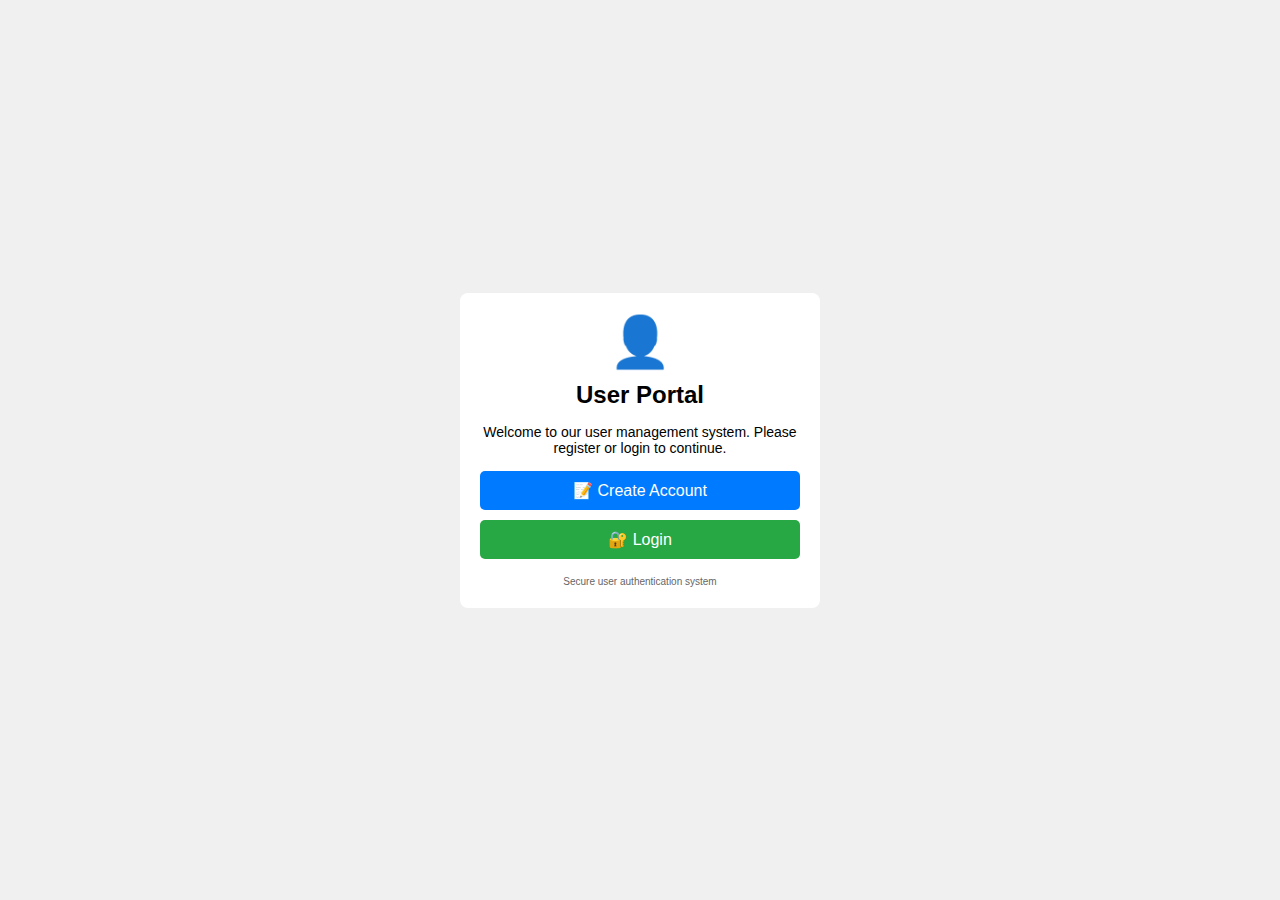
<file: home.html>
<!DOCTYPE html>
<html lang="en">
<head>
    <meta charset="UTF-8">
    <meta name="viewport" content="width=device-width, initial-scale=1.0">
    <title>User Portal - Home</title>
    <link rel="stylesheet" href="home.css">
</head>
<body>
    <div class="container">
        <div class="portal-card">
            <div class="logo">
                <div class="icon">👤</div>
                <h1>User Portal</h1>
            </div>
            <p class="welcome-text">
                Welcome to our user management system. Please register or login to continue.
            </p>
            <div class="button-container">
                <a href="register.html">📝 Create Account</a>
                <a href="login.html">🔐 Login</a>
            </div>
            <div class="footer">
                <small>Secure user authentication system</small>
            </div>
        </div>
    </div>
</body>
</html>
</file>
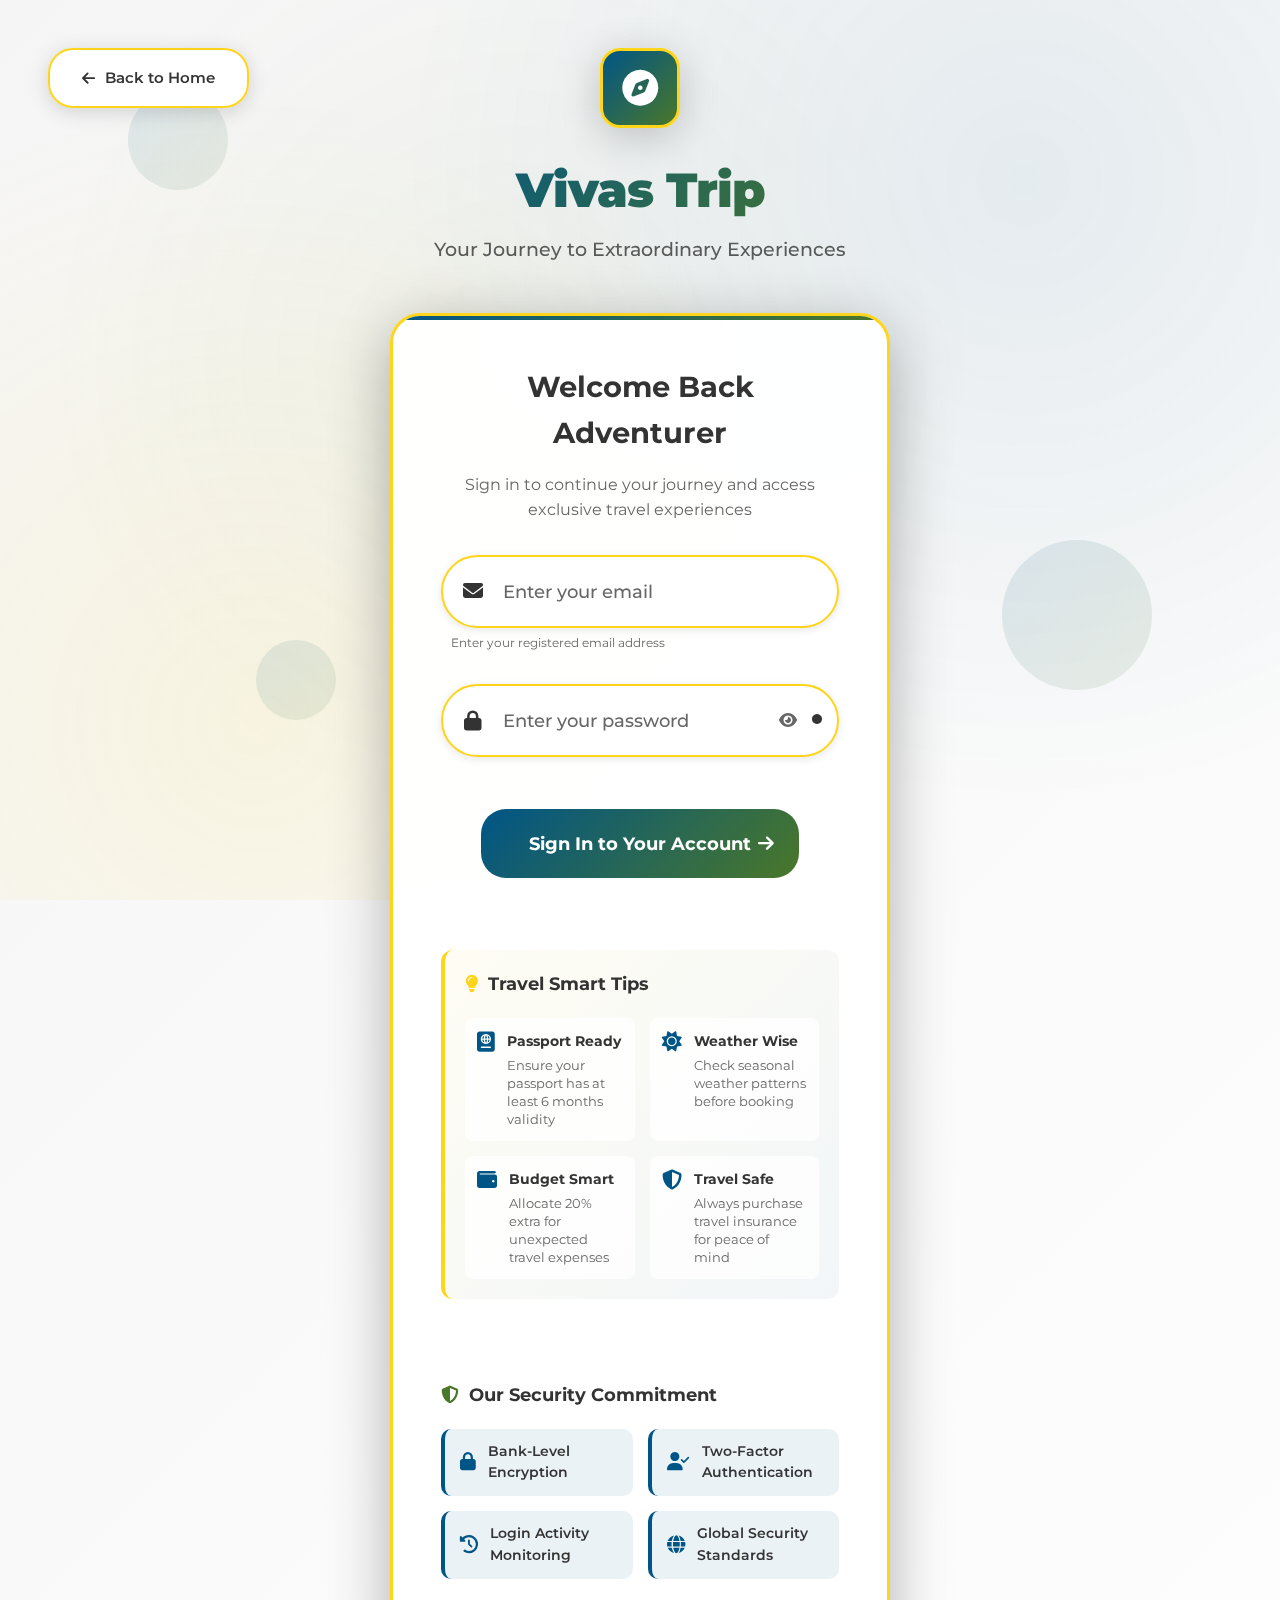
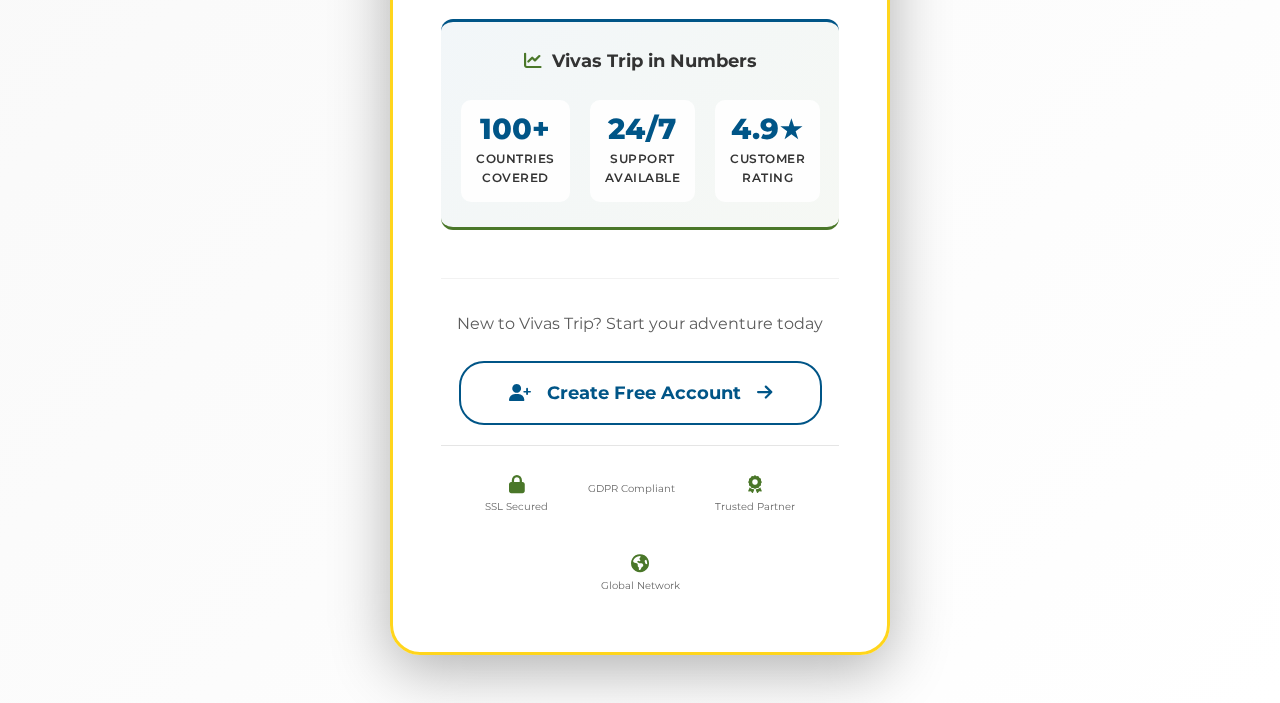
<file: login.html>
<!DOCTYPE html>
<html lang="en">
<head>
    <meta charset="UTF-8">
    <meta name="viewport" content="width=device-width, initial-scale=1.0">
    <title>Vivas Trip | Login - Adventure Awaits</title>
    <link rel="stylesheet" href="login.css">
    <link href="https://fonts.googleapis.com/css2?family=Montserrat:wght@400;500;600;700;800;900&display=swap" rel="stylesheet">
    <link rel="stylesheet" href="https://cdnjs.cloudflare.com/ajax/libs/font-awesome/6.4.0/css/all.min.css">
</head>
<body class="light-mode">

    
    <!-- Animated Background -->
    <div class="login-bg">
        <div class="bg-pattern"></div>
        <div class="floating-element floating-1"></div>
        <div class="floating-element floating-2"></div>
        <div class="floating-element floating-3"></div>
    </div>
    
    <!-- Back to Home -->
    <a href="dummy/index.html" class="back-home">
        <i class="fas fa-arrow-left"></i>
        Back to Home
    </a>
    
    <!-- Main Container -->
    <div class="container">
        <div class="form-container">
            <!-- Brand Header -->
            <div class="brand-header">
                <div class="logo">
                    <i class="fas fa-compass"></i>
                </div>
                <h1 class="gradient-text">Vivas Trip</h1>
                <p>Your Journey to Extraordinary Experiences</p>
            </div>
            
            <!-- Login Card -->
            <div class="login-card premium-card">
                <!-- Welcome Message -->
                <div class="welcome-message">
                    <h2>Welcome Back Adventurer</h2>
                    <p>Sign in to continue your journey and access exclusive travel experiences</p>
                </div>
                
                <!-- Login Form -->
                <form action="login.php" method="POST" class="login-form" id="loginForm">
                    <!-- Email Input -->
                    <div class="form-group">
                        <div class="input-wrapper">
                            <div class="input-icon">
                                <i class="fas fa-envelope"></i>
                            </div>
                            <input type="email" id="username" name="username" placeholder="Enter your email" required>
                            <div class="input-valid-icon">
                                <i class="fas fa-check-circle"></i>
                            </div>
                        </div>
                        <div class="input-hint" id="emailHint">Enter your registered email address</div>
                    </div>
                    
                    <!-- Password Input -->
                    <div class="form-group">
                        <div class="input-wrapper">
                            <div class="input-icon">
                                <i class="fas fa-lock"></i>
                            </div>
                            <input type="password" id="password" name="password" placeholder="Enter your password" required>
                            <div class="password-actions">
                                <span class="password-toggle" id="passwordToggle">
                                    <i class="fas fa-eye"></i>
                                </span>
                                <span class="password-strength-indicator" id="passwordStrength">
                                    <i class="fas fa-circle"></i>
                                </span>
                            </div>
                        </div>
                        
                        <!-- Password Strength Preview -->
                        <div class="password-preview" id="passwordPreview">
                            <div class="preview-header">
                                <span>Password Security Check</span>
                                <span class="preview-score" id="previewScore">0%</span>
                            </div>
                            <div class="preview-bars">
                                <div class="preview-bar" id="previewBar1"></div>
                                <div class="preview-bar" id="previewBar2"></div>
                                <div class="preview-bar" id="previewBar3"></div>
                                <div class="preview-bar" id="previewBar4"></div>
                            </div>
                            <div class="preview-hint" id="previewHint">
                                <i class="fas fa-info-circle"></i>
                                <span>Password must be at least 8 characters</span>
                            </div>
                        </div>
                    </div>  

                    
                    <!-- Login Attempts Warning -->
                    <div class="attempts-warning" id="attemptsWarning">
                        <i class="fas fa-exclamation-triangle"></i>
                        <span>Multiple failed attempts may temporarily lock your account</span>
                    </div>
                    
                    <!-- Submit Button -->
                    <button type="submit" class="login-btn primary-btn" id="loginBtn">
                        <span class="btn-text">Sign In to Your Account</span>
                        <span class="btn-loading" id="btnLoading">
                            <i class="fas fa-spinner fa-spin"></i>
                            Signing In...
                        </span>
                        <i class="fas fa-arrow-right btn-icon"></i>
                    </button>
                    
                    <!-- Divider Removed -->
                    
                    <!-- Informative Section - Travel Tips -->
                    <div class="info-section">
                        <h4><i class="fas fa-lightbulb"></i> Travel Smart Tips</h4>
                        <div class="tips-grid">
                            <div class="tip-item">
                                <i class="fas fa-passport"></i>
                                <div>
                                    <h5>Passport Ready</h5>
                                    <p>Ensure your passport has at least 6 months validity</p>
                                </div>
                            </div>
                            <div class="tip-item">
                                <i class="fas fa-sun"></i>
                                <div>
                                    <h5>Weather Wise</h5>
                                    <p>Check seasonal weather patterns before booking</p>
                                </div>
                            </div>
                            <div class="tip-item">
                                <i class="fas fa-wallet"></i>
                                <div>
                                    <h5>Budget Smart</h5>
                                    <p>Allocate 20% extra for unexpected travel expenses</p>
                                </div>
                            </div>
                            <div class="tip-item">
                                <i class="fas fa-shield-alt"></i>
                                <div>
                                    <h5>Travel Safe</h5>
                                    <p>Always purchase travel insurance for peace of mind</p>
                                </div>
                            </div>
                        </div>
                    </div>
                    
                    <!-- Security Features -->
                    <div class="security-features">
                        <h4><i class="fas fa-shield-alt"></i> Our Security Commitment</h4>
                        <div class="features-grid">
                            <div class="feature">
                                <i class="fas fa-lock"></i>
                                <span>Bank-Level Encryption</span>
                            </div>
                            <div class="feature">
                                <i class="fas fa-user-check"></i>
                                <span>Two-Factor Authentication</span>
                            </div>
                            <div class="feature">
                                <i class="fas fa-history"></i>
                                <span>Login Activity Monitoring</span>
                            </div>
                            <div class="feature">
                                <i class="fas fa-globe"></i>
                                <span>Global Security Standards</span>
                            </div>
                        </div>
                    </div>
                </form>
                
                <!-- Informative Stats -->
                <div class="stats-section">
                    <h4><i class="fas fa-chart-line"></i> Vivas Trip in Numbers</h4>
                    <div class="stats-grid">
          
                        <div class="stat">
                            <div class="stat-number">100+</div>
                            <div class="stat-label">Countries Covered</div>
                        </div>
                        <div class="stat">
                            <div class="stat-number">24/7</div>
                            <div class="stat-label">Support Available</div>
                        </div>
                        <div class="stat">
                            <div class="stat-number">4.9★</div>
                            <div class="stat-label">Customer Rating</div>
                        </div>
                    </div>
                </div>
                
                <!-- Register Link -->
                <div class="register-link">
                    <p>New to Vivas Trip? Start your adventure today</p>
                    <a href="register.html" class="register-cta">
                        <i class="fas fa-user-plus"></i>
                        <span>Create Free Account</span>
                        <i class="fas fa-arrow-right"></i>
                    </a>
                </div>
                
                <!-- Trust Badges -->
                <div class="trust-badges">
                    <div class="badge">
                        <i class="fas fa-lock"></i>
                        <span>SSL Secured</span>
                    </div>
                    <div class="badge">
                        <i class="fas fa-shield-check"></i>
                        <span>GDPR Compliant</span>
                    </div>
                    <div class="badge">
                        <i class="fas fa-award"></i>
                        <span>Trusted Partner</span>
                    </div>
                    <div class="badge">
                        <i class="fas fa-globe-americas"></i>
                        <span>Global Network</span>
                    </div>
                </div>
            </div>
        </div>
    </div>
    
    <!-- Notification Container -->
    <div class="notification-container" id="notificationContainer"></div>
    
    <!-- Loading Overlay -->
    <div class="loading-overlay" id="loadingOverlay">
        <div class="loading-content">
            <div class="loading-spinner">
                <i class="fas fa-compass fa-spin"></i>
            </div>
            <h3>Signing You In</h3>
            <p>Accessing your Vivas Trip account...</p>
            <div class="loading-progress">
                <div class="progress-bar" id="progressBar"></div>
            </div>
        </div>
    </div>
    
    <!-- Security Modal -->
    <div class="modal-overlay" id="securityModal">
        <div class="modal">
            <div class="modal-header">
                <h3><i class="fas fa-shield-alt"></i> Security Notice</h3>
                <button class="modal-close" id="closeSecurityModal">&times;</button>
            </div>
            <div class="modal-body">
                <div class="security-alert">
                    <i class="fas fa-exclamation-triangle"></i>
                    <p>For your security, please ensure:</p>
                    <ul>
                        <li>You're using a secure, private network</li>
                        <li>Your password is strong and unique</li>
                        <li>Two-factor authentication is enabled</li>
                        <li>You're logging in from a trusted device</li>
                    </ul>
                </div>
            </div>
            <div class="modal-footer">
                <button class="modal-btn" id="dismissSecurity">I Understand</button>
            </div>
        </div>
    </div>

    <!-- JavaScript -->
    <script src="login.js"></script>
</body>
</html>
</file>
<file: home.css>
* {
    margin: 0;
    padding: 0;
    box-sizing: border-box;
}

body {
    font-family: Arial, sans-serif;
    display: flex;
    justify-content: center;
    align-items: center;
    height: 100vh;
    background: #f0f0f0;
}

.container {
    width: 100%;
    max-width: 400px;
    padding: 20px;
}

.portal-card {
    background: #fff;
    padding: 20px;
    border-radius: 8px;
    text-align: center;
}

.logo .icon {
    font-size: 50px;
}

.logo h1 {
    font-size: 24px;
    margin-top: 10px;
}

.welcome-text {
    font-size: 14px;
    margin: 15px 0;
}

.button-container a {
    display: block;
    padding: 10px;
    margin: 10px 0;
    text-decoration: none;
    color: #fff;
    background: #007bff;
    border-radius: 5px;
}

.button-container a:last-child {
    background: #28a745; 
}

.footer {
    font-size: 12px;
    color: #666;
    margin-top: 15px;
}
</file>
<file: login.css>
/* ======================
   LOGIN PAGE STYLES - VIVAS TRIP
   ====================== */

/* CSS Variables */
:root {
    /* National Geographic Color Palette */
    --natgeo-yellow: #FFD51C;
    --natgeo-yellow-light: #FFE582;
    --natgeo-yellow-dark: #E6C019;
    --natgeo-black: #000000;
    --natgeo-white: #FFFFFF;
    --natgeo-dark-gray: #333333;
    --natgeo-medium-gray: #666666;
    --natgeo-light-gray: #F5F5F5;
    --natgeo-earth-green: #4A7729;
    --natgeo-earth-green-light: #5A8A38;
    --natgeo-earth-green-dark: #3A6520;
    --natgeo-ocean-blue: #005587;
    --natgeo-ocean-blue-light: #0066A0;
    --natgeo-ocean-blue-dark: #00446E;
    --natgeo-sand-beige: #D6C6A8;
    --natgeo-sand-beige-light: #E6D9C1;
    --natgeo-rust-red: #A23C26;
    
    /* Theme Colors */
    --primary: var(--natgeo-yellow);
    --secondary: var(--natgeo-ocean-blue);
    --accent: var(--natgeo-earth-green);
    --danger: var(--natgeo-rust-red);
    --neutral: var(--natgeo-sand-beige);
    
    /* Spacing */
    --space-xs: 0.5rem;
    --space-sm: 1rem;
    --space-md: 1.5rem;
    --space-lg: 2rem;
    --space-xl: 3rem;
    
    /* Shadows */
    --shadow-sm: 0 2px 8px rgba(0, 0, 0, 0.1);
    --shadow-md: 0 4px 20px rgba(0, 0, 0, 0.15);
    --shadow-lg: 0 8px 40px rgba(0, 0, 0, 0.2);
    --shadow-xl: 0 15px 60px rgba(0, 0, 0, 0.3);
    
    /* Borders */
    --border-radius-lg: 30px;
    --border-radius-md: 20px;
    --border-radius-sm: 12px;
    --border-radius-xs: 8px;
    
    /* Transitions */
    --transition-smooth: all 0.4s cubic-bezier(0.4, 0, 0.2, 1);
    --transition-fast: all 0.2s ease;
    
    /* Glass Effects */
    --glass-bg: rgba(255, 255, 255, 0.95);
    --glass-bg-dark: rgba(30, 30, 30, 0.95);
    --blur-effect: blur(25px);
    
    /* Gradients */
    --gradient-brand: linear-gradient(135deg, var(--natgeo-ocean-blue), var(--natgeo-earth-green));
    --gradient-brand-light: linear-gradient(135deg, var(--natgeo-ocean-blue-light), var(--natgeo-earth-green-light));
    --gradient-sunset: linear-gradient(135deg, var(--natgeo-yellow), var(--natgeo-rust-red));
    --gradient-ocean: linear-gradient(135deg, var(--natgeo-ocean-blue), #0088CC);
}

/* Dark Mode Variables */
.dark-mode {
    --glass-bg: rgba(30, 30, 30, 0.95);
    --glass-bg-dark: rgba(20, 20, 20, 0.95);
}

/* Base Styles */
* {
    margin: 0;
    padding: 0;
    box-sizing: border-box;
}

html {
    scroll-behavior: smooth;
}

body {
    font-family: 'Montserrat', system-ui, -apple-system, BlinkMacSystemFont, 'Segoe UI', Roboto, sans-serif;
    line-height: 1.6;
    min-height: 100vh;
    color: var(--natgeo-dark-gray);
    position: relative;
    overflow-x: hidden;
    transition: background-color 0.5s cubic-bezier(0.4, 0, 0.2, 1), color 0.5s cubic-bezier(0.4, 0, 0.2, 1);
    background: linear-gradient(135deg, var(--natgeo-light-gray) 0%, #ffffff 100%);
}

body.dark-mode {
    background: linear-gradient(135deg, #121212 0%, #1a1a1a 100%);
    color: #E0E0E0;
}

/* Background Pattern */
.login-bg {
    position: fixed;
    top: 0;
    left: 0;
    width: 100%;
    height: 100%;
    z-index: -1;
    pointer-events: none;
}

.bg-pattern {
    position: absolute;
    top: 0;
    left: 0;
    width: 100%;
    height: 100%;
    background: 
        radial-gradient(circle at 20% 80%, rgba(255, 213, 28, 0.1) 0%, transparent 50%),
        radial-gradient(circle at 80% 20%, rgba(0, 85, 135, 0.08) 0%, transparent 50%),
        radial-gradient(circle at 40% 40%, rgba(74, 119, 41, 0.05) 0%, transparent 50%);
    animation: gradientShift 20s ease infinite alternate;
}

.dark-mode .bg-pattern {
    background: 
        radial-gradient(circle at 20% 80%, rgba(255, 213, 28, 0.05) 0%, transparent 50%),
        radial-gradient(circle at 80% 20%, rgba(0, 85, 135, 0.08) 0%, transparent 50%),
        radial-gradient(circle at 40% 40%, rgba(74, 119, 41, 0.03) 0%, transparent 50%);
}

@keyframes gradientShift {
    0% { opacity: 0.5; }
    100% { opacity: 1; }
}

/* Floating Elements */
.floating-element {
    position: absolute;
    border-radius: 50%;
    background: var(--gradient-brand);
    opacity: 0.1;
    animation: floatParticle 20s infinite linear;
}

.floating-1 {
    width: 100px;
    height: 100px;
    top: 10%;
    left: 10%;
    animation-delay: 0s;
}

.floating-2 {
    width: 150px;
    height: 150px;
    top: 60%;
    right: 10%;
    animation-delay: 5s;
}

.floating-3 {
    width: 80px;
    height: 80px;
    bottom: 20%;
    left: 20%;
    animation-delay: 10s;
}

@keyframes floatParticle {
    0% {
        transform: translateY(100vh) rotate(0deg);
        opacity: 0;
    }
    10% {
        opacity: 0.1;
    }
    90% {
        opacity: 0.1;
    }
    100% {
        transform: translateY(-100px) rotate(360deg);
        opacity: 0;
    }
}

/* Theme Toggle */
.theme-toggle {
    position: fixed;
    top: var(--space-xl);
    right: var(--space-xl);
    z-index: 100;
}

.theme-btn {
    width: 50px;
    height: 50px;
    border-radius: 50%;
    background: var(--glass-bg);
    backdrop-filter: var(--blur-effect);
    border: 2px solid var(--natgeo-yellow);
    cursor: pointer;
    display: flex;
    align-items: center;
    justify-content: center;
    font-size: 20px;
    color: var(--natgeo-dark-gray);
    transition: var(--transition-smooth);
    box-shadow: var(--shadow-md);
}

.dark-mode .theme-btn {
    background: var(--glass-bg-dark);
    border-color: var(--natgeo-ocean-blue);
    color: var(--natgeo-white);
}

.theme-btn:hover {
    transform: rotate(180deg) scale(1.1);
    box-shadow: var(--shadow-lg);
}

/* Back Home Link */
.back-home {
    position: absolute;
    top: var(--space-xl);
    left: var(--space-xl);
    display: flex;
    align-items: center;
    gap: 10px;
    color: var(--natgeo-dark-gray);
    text-decoration: none;
    font-size: 15px;
    font-weight: 600;
    padding: var(--space-sm) var(--space-lg);
    background: var(--glass-bg);
    backdrop-filter: var(--blur-effect);
    border-radius: 25px;
    border: 2px solid var(--natgeo-yellow);
    box-shadow: var(--shadow-md);
    transition: var(--transition-smooth);
    z-index: 100;
}

.dark-mode .back-home {
    background: var(--glass-bg-dark);
    color: var(--natgeo-white);
    border-color: var(--natgeo-ocean-blue);
}

.back-home:hover {
    transform: translateY(-3px);
    box-shadow: var(--shadow-lg);
    color: var(--natgeo-ocean-blue);
}

/* Container */
.container {
    min-height: 100vh;
    display: flex;
    align-items: center;
    justify-content: center;
    padding: var(--space-xl);
    position: relative;
}

.form-container {
    width: 100%;
    max-width: 500px;
    margin: 0 auto;
    animation: fadeInUp 0.8s cubic-bezier(0.4, 0, 0.2, 1);
}

@keyframes fadeInUp {
    from {
        opacity: 0;
        transform: translateY(40px) scale(0.95);
    }
    to {
        opacity: 1;
        transform: translateY(0) scale(1);
    }
}

/* Brand Header */
.brand-header {
    text-align: center;
    margin-bottom: var(--space-xl);
}

.logo {
    width: 80px;
    height: 80px;
    margin: 0 auto var(--space-md);
    background: var(--gradient-brand);
    border-radius: 20px;
    display: flex;
    align-items: center;
    justify-content: center;
    box-shadow: var(--shadow-lg);
    position: relative;
    animation: pulse 2s infinite;
    border: 3px solid var(--natgeo-yellow);
}

.dark-mode .logo {
    box-shadow: 0 10px 30px rgba(0, 85, 135, 0.5);
}

.logo i {
    font-size: 36px;
    color: var(--natgeo-white);
}

.brand-header h1 {
    font-size: 3rem;
    font-weight: 900;
    margin-bottom: 5px;
    letter-spacing: -1px;
}

.gradient-text {
    background: var(--gradient-brand);
    -webkit-background-clip: text;
    -webkit-text-fill-color: transparent;
    background-clip: text;
}

.brand-header p {
    color: var(--natgeo-dark-gray);
    font-size: 1.2rem;
    font-weight: 500;
    opacity: 0.8;
}

.dark-mode .brand-header p {
    color: #E0E0E0;
    opacity: 0.7;
}

/* Login Card */
.login-card {
    background: var(--glass-bg);
    backdrop-filter: var(--blur-effect);
    -webkit-backdrop-filter: var(--blur-effect);
    border-radius: var(--border-radius-lg);
    border: 3px solid var(--natgeo-yellow);
    box-shadow: var(--shadow-xl);
    position: relative;
    overflow: hidden;
    padding: var(--space-xl);
}

.dark-mode .login-card {
    background: var(--glass-bg-dark);
    border-color: var(--natgeo-ocean-blue);
}

.premium-card::before {
    content: '';
    position: absolute;
    top: 0;
    left: 0;
    right: 0;
    height: 4px;
    background: var(--gradient-brand);
    border-radius: var(--border-radius-lg) var(--border-radius-lg) 0 0;
}

/* Welcome Message */
.welcome-message {
    text-align: center;
    margin-bottom: var(--space-lg);
}

.welcome-message h2 {
    font-size: 1.8rem;
    font-weight: 700;
    margin-bottom: var(--space-sm);
    color: var(--natgeo-dark-gray);
}

.dark-mode .welcome-message h2 {
    color: #E0E0E0;
}

.welcome-message p {
    color: var(--natgeo-medium-gray);
    font-size: 1rem;
}

.dark-mode .welcome-message p {
    color: #AAA;
}

/* Form Styles */
.login-form {
    display: flex;
    flex-direction: column;
    gap: var(--space-lg);
}

/* Form Group */
.form-group {
    position: relative;
}

/* Input Wrapper */
.input-wrapper {
    position: relative;
    display: flex;
    align-items: center;
    background: var(--natgeo-white);
    border-radius: 50px;
    border: 2px solid var(--natgeo-yellow);
    transition: var(--transition-smooth);
    overflow: hidden;
    box-shadow: var(--shadow-sm);
}

.dark-mode .input-wrapper {
    background: #1E1E1E;
    border-color: var(--natgeo-ocean-blue);
}

.input-wrapper.focused {
    border-color: var(--natgeo-ocean-blue);
    box-shadow: 0 0 0 3px rgba(0, 85, 135, 0.15);
    transform: translateY(-3px);
}

.input-wrapper.valid {
    border-color: var(--natgeo-earth-green);
}

.input-wrapper.invalid {
    border-color: var(--natgeo-rust-red);
}

.input-wrapper.secure {
    border-color: var(--natgeo-earth-green);
    box-shadow: 0 0 0 2px rgba(74, 119, 41, 0.1);
}

.input-wrapper.insecure {
    border-color: var(--natgeo-rust-red);
}

/* Input Icon */
.input-icon {
    width: 60px;
    height: 60px;
    display: flex;
    align-items: center;
    justify-content: center;
    color: var(--natgeo-dark-gray);
    font-size: 20px;
    transition: var(--transition-fast);
}

.dark-mode .input-icon {
    color: #E0E0E0;
}

/* Input Field */
.login-form input {
    flex: 1;
    padding: var(--space-md) var(--space-lg) var(--space-md) 0;
    border: none;
    background: transparent;
    font-size: 1.1rem;
    color: var(--natgeo-dark-gray);
    outline: none;
    font-family: 'Montserrat', sans-serif;
}

.dark-mode .login-form input {
    color: #E0E0E0;
}

.login-form input::placeholder {
    color: #666;
    font-weight: 500;
}

/* Password Actions */
.password-actions {
    display: flex;
    align-items: center;
    gap: 10px;
    position: absolute;
    right: 15px;
    top: 50%;
    transform: translateY(-50%);
}

.password-toggle {
    cursor: pointer;
    color: var(--natgeo-medium-gray);
    padding: 5px;
    transition: color 0.2s ease;
}

.password-toggle:hover {
    color: var(--natgeo-ocean-blue);
}

.password-strength-indicator {
    font-size: 10px;
    transition: color 0.3s ease;
}

/* Input Valid Icon */
.input-valid-icon {
    position: absolute;
    right: 50px;
    top: 50%;
    transform: translateY(-50%);
    color: var(--natgeo-earth-green);
    opacity: 0;
    transition: opacity 0.3s ease;
}

/* Input Hint */
.input-hint {
    font-size: 12px;
    margin-top: 5px;
    color: var(--natgeo-medium-gray);
    transition: color 0.3s ease;
    padding-left: 10px;
}

.input-hint.valid {
    color: var(--natgeo-earth-green);
}

.input-hint.invalid {
    color: var(--natgeo-rust-red);
}

/* Password Preview */
.password-preview {
    margin-top: 10px;
    padding: 15px;
    background: rgba(0, 85, 135, 0.02);
    border-radius: 8px;
    border: 1px solid rgba(0, 85, 135, 0.1);
    display: none;
    opacity: 0;
    transform: translateY(-10px);
    transition: all 0.3s ease;
}

.password-preview.visible {
    opacity: 1;
    transform: translateY(0);
}

.dark-mode .password-preview {
    background: rgba(255, 255, 255, 0.05);
    border-color: rgba(255, 255, 255, 0.1);
}

.preview-header {
    display: flex;
    justify-content: space-between;
    align-items: center;
    margin-bottom: 10px;
    font-size: 12px;
    font-weight: 600;
}

.preview-score {
    font-weight: 700;
    transition: color 0.3s ease;
}

.preview-bars {
    display: flex;
    gap: 4px;
    height: 4px;
    margin-bottom: 10px;
}

.preview-bar {
    flex: 1;
    height: 4px;
    background: #E0E0E0;
    border-radius: 2px;
    transition: all 0.3s ease;
}

.preview-hint {
    display: flex;
    align-items: center;
    gap: 8px;
    font-size: 11px;
    color: var(--natgeo-medium-gray);
}

/* Form Options */
.form-options {
    display: flex;
    justify-content: space-between;
    align-items: center;
    margin-top: var(--space-sm);
}

.remember-me {
    display: flex;
    align-items: center;
    gap: 8px;
    cursor: pointer;
    font-size: 14px;
    color: var(--natgeo-dark-gray);
}

.dark-mode .remember-me {
    color: #E0E0E0;
}

.checkbox-container {
    position: relative;
    width: 20px;
    height: 20px;
}

.checkbox-container input {
    position: absolute;
    opacity: 0;
    cursor: pointer;
}

.checkmark {
    position: absolute;
    top: 0;
    left: 0;
    height: 20px;
    width: 20px;
    background-color: var(--natgeo-white);
    border: 2px solid var(--natgeo-sand-beige);
    border-radius: 4px;
    transition: var(--transition-fast);
}

.dark-mode .checkmark {
    background-color: #1E1E1E;
    border-color: var(--natgeo-medium-gray);
}

.checkbox-container:hover input ~ .checkmark {
    border-color: var(--natgeo-ocean-blue);
}

.checkbox-container input:checked ~ .checkmark {
    background-color: var(--natgeo-ocean-blue);
    border-color: var(--natgeo-ocean-blue);
}

.checkmark:after {
    content: "";
    position: absolute;
    display: none;
}

.checkbox-container input:checked ~ .checkmark:after {
    display: block;
}

.checkbox-container .checkmark:after {
    left: 6px;
    top: 2px;
    width: 5px;
    height: 10px;
    border: solid white;
    border-width: 0 2px 2px 0;
    transform: rotate(45deg);
}

.forgot-password {
    color: var(--natgeo-ocean-blue);
    text-decoration: none;
    font-size: 14px;
    font-weight: 600;
    display: flex;
    align-items: center;
    gap: 5px;
    transition: color 0.3s ease;
}

.forgot-password:hover {
    color: var(--natgeo-ocean-blue-dark);
    text-decoration: underline;
}

/* Attempts Warning */
.attempts-warning {
    display: none;
    align-items: center;
    gap: 10px;
    padding: 12px 15px;
    background: rgba(255, 213, 28, 0.1);
    border: 1px solid rgba(255, 213, 28, 0.3);
    border-radius: 8px;
    margin: 15px 0;
    color: #8B6B00;
}

.dark-mode .attempts-warning {
    background: rgba(255, 213, 28, 0.15);
    border-color: rgba(255, 213, 28, 0.2);
    color: #FFD51C;
}

.attempts-warning i {
    color: #FFD51C;
}

/* Login Button */
.login-btn {
    position: relative;
    background: var(--gradient-brand);
    color: var(--natgeo-white);
    border: none;
    border-radius: 25px;
    padding: var(--space-md) var(--space-xl);
    font-size: 1.1rem;
    font-weight: 700;
    cursor: pointer;
    transition: var(--transition-smooth);
    overflow: hidden;
    display: flex;
    align-items: center;
    justify-content: center;
    gap: var(--space-sm);
    font-family: 'Montserrat', sans-serif;
}

.login-btn:hover {
    transform: translateY(-3px);
    box-shadow: var(--shadow-lg);
    background: var(--gradient-brand-light);
}

.login-btn:disabled {
    opacity: 0.6;
    cursor: not-allowed;
    transform: none;
}

.login-btn:disabled:hover {
    transform: none;
    box-shadow: none;
}

.btn-text {
    display: inline-block;
}

.btn-loading {
    display: none;
    align-items: center;
    gap: 8px;
}

.btn-icon {
    font-size: 18px;
    transition: var(--transition-fast);
}

.login-btn:hover .btn-icon {
    transform: translateX(4px);
}
/* Force button centering */
.login-btn.primary-btn {
    display: flex !important;
    justify-content: center !important;
    align-items: center !important;
    position: relative;
    margin: 20px auto 15px auto !important; /* Center horizontally with auto margins */
}

/* Make sure the loading state doesn't affect centering */
.btn-loading {
    position: absolute;
    left: 50%;
    transform: translateX(-50%);
    display: none;
    align-items: center;
    gap: 8px;
}

/* Hide the icon when not needed for better centering */
.login-btn .btn-icon {
    position: absolute;
    right: 25px;
    opacity: 1;
    transition: var(--transition-fast);
}

/* When loading, hide the arrow icon */
.login-btn.loading .btn-icon {
    opacity: 0;
}
/* Divider */
.divider {
    display: flex;
    align-items: center;
    text-align: center;
    margin: var(--space-md) 0;
    color: var(--natgeo-medium-gray);
    font-size: 14px;
}

.divider::before,
.divider::after {
    content: '';
    flex: 1;
    border-bottom: 1px solid var(--natgeo-sand-beige);
}

.divider span {
    padding: 0 15px;
}

.dark-mode .divider {
    color: #AAA;
}

.dark-mode .divider::before,
.dark-mode .divider::after {
    border-bottom-color: var(--natgeo-medium-gray);
}

/* Social Login */
.social-login {
    display: grid;
    grid-template-columns: repeat(2, 1fr);
    gap: var(--space-sm);
    margin-bottom: var(--space-lg);
}

.social-btn {
    padding: var(--space-sm);
    border: 2px solid var(--natgeo-sand-beige);
    border-radius: 12px;
    background: var(--natgeo-white);
    display: flex;
    align-items: center;
    justify-content: center;
    gap: 10px;
    font-size: 14px;
    font-weight: 600;
    cursor: pointer;
    transition: var(--transition-fast);
}

.dark-mode .social-btn {
    background: #1E1E1E;
    border-color: var(--natgeo-medium-gray);
    color: #E0E0E0;
}

.social-btn:hover {
    transform: translateY(-2px);
    box-shadow: var(--shadow-sm);
}

.social-btn.google:hover {
    border-color: #DB4437;
    color: #DB4437;
}

.social-btn.facebook:hover {
    border-color: #4267B2;
    color: #4267B2;
}

/* Security Features */
.security-features {
    margin: 20px 0;
}

.security-features h4 {
    font-size: 1rem;
    margin-bottom: 15px;
    color: var(--natgeo-dark-gray);
    display: flex;
    align-items: center;
    gap: 10px;
}

.dark-mode .security-features h4 {
    color: #E0E0E0;
}

.features-grid {
    display: grid;
    grid-template-columns: repeat(2, 1fr);
    gap: 10px;
}

.feature {
    display: flex;
    align-items: center;
    gap: 8px;
    font-size: 12px;
    padding: 8px;
    background: rgba(0, 85, 135, 0.05);
    border-radius: 6px;
    color: var(--natgeo-dark-gray);
}

.dark-mode .feature {
    background: rgba(255, 255, 255, 0.05);
    color: #E0E0E0;
}

.feature i {
    color: var(--natgeo-ocean-blue);
}

/* Quick Actions */
.quick-actions {
    margin: 20px 0;
}

.quick-actions h4 {
    font-size: 1rem;
    margin-bottom: 15px;
    color: var(--natgeo-dark-gray);
    display: flex;
    align-items: center;
    gap: 10px;
}

.dark-mode .quick-actions h4 {
    color: #E0E0E0;
}

.actions-grid {
    display: grid;
    grid-template-columns: repeat(2, 1fr);
    gap: 10px;
}

.action-btn {
    display: flex;
    flex-direction: column;
    align-items: center;
    padding: 15px;
    background: rgba(0, 85, 135, 0.05);
    border-radius: 8px;
    text-decoration: none;
    color: var(--natgeo-dark-gray);
    transition: all 0.3s ease;
    border: none;
    cursor: pointer;
    font-family: inherit;
}

.dark-mode .action-btn {
    background: rgba(255, 255, 255, 0.05);
    color: #E0E0E0;
}

.action-btn:hover {
    background: rgba(0, 85, 135, 0.1);
    transform: translateY(-2px);
}

.action-btn i {
    font-size: 20px;
    margin-bottom: 8px;
    color: var(--natgeo-ocean-blue);
}

.action-btn span {
    font-size: 12px;
    font-weight: 600;
}

/* Register Link */
.register-link {
    text-align: center;
    margin-top: var(--space-xl);
    padding-top: var(--space-lg);
    border-top: 1px solid rgba(0, 0, 0, 0.05);
}

.dark-mode .register-link {
    border-top-color: rgba(255, 255, 255, 0.05);
}

.register-link p {
    color: var(--natgeo-dark-gray);
    font-size: 1rem;
    margin-bottom: var(--space-md);
    opacity: 0.8;
}

.register-cta {
    display: inline-flex;
    align-items: center;
    gap: var(--space-sm);
    background: transparent;
    color: var(--natgeo-ocean-blue);
    text-decoration: none;
    font-size: 1.1rem;
    font-weight: 700;
    padding: var(--space-sm) var(--space-xl);
    border: 2px solid var(--natgeo-ocean-blue);
    border-radius: 25px;
    transition: var(--transition-smooth);
}

.register-cta:hover {
    background: var(--natgeo-ocean-blue);
    color: var(--natgeo-white);
    transform: translateY(-2px);
    box-shadow: var(--shadow-md);
}

.register-cta i:last-child {
    transition: var(--transition-fast);
}

.register-cta:hover i:last-child {
    transform: translateX(4px);
}

/* Trust Badges */
.trust-badges {
    display: flex;
    justify-content: center;
    gap: 20px;
    margin-top: 20px;
    padding-top: 20px;
    border-top: 1px solid rgba(0, 0, 0, 0.1);
}

.dark-mode .trust-badges {
    border-top-color: rgba(255, 255, 255, 0.1);
}

.badge {
    display: flex;
    flex-direction: column;
    align-items: center;
    gap: 5px;
    font-size: 10px;
    color: var(--natgeo-medium-gray);
}

.badge i {
    font-size: 16px;
    color: var(--natgeo-earth-green);
}

/* Notification Container */
.notification-container {
    position: fixed;
    top: 20px;
    right: 20px;
    z-index: 10000;
    display: flex;
    flex-direction: column;
    gap: 10px;
}

.notification {
    background: white;
    border-radius: 10px;
    padding: 15px 20px;
    box-shadow: 0 5px 15px rgba(0, 0, 0, 0.1);
    display: flex;
    align-items: center;
    justify-content: space-between;
    gap: 15px;
    transform: translateX(150%);
    transition: transform 0.3s cubic-bezier(0.68, -0.55, 0.265, 1.55);
    max-width: 350px;
}

.notification.show {
    transform: translateX(0);
}

.dark-mode .notification {
    background: #2d2d2d;
    color: white;
}

.notification-success {
    border-left: 4px solid var(--natgeo-earth-green);
}

.notification-error {
    border-left: 4px solid var(--natgeo-rust-red);
}

.notification-info {
    border-left: 4px solid var(--natgeo-ocean-blue);
}

.notification-content {
    display: flex;
    align-items: center;
    gap: 10px;
    flex: 1;
}

.notification i {
    font-size: 18px;
}

.notification-success i {
    color: var(--natgeo-earth-green);
}

.notification-error i {
    color: var(--natgeo-rust-red);
}

.notification-info i {
    color: var(--natgeo-ocean-blue);
}

.notification-close {
    background: none;
    border: none;
    font-size: 20px;
    cursor: pointer;
    color: #999;
    padding: 0;
    width: 24px;
    height: 24px;
    display: flex;
    align-items: center;
    justify-content: center;
}

/* Loading Overlay */
.loading-overlay {
    position: fixed;
    top: 0;
    left: 0;
    width: 100%;
    height: 100%;
    background: rgba(255, 255, 255, 0.95);
    display: none;
    align-items: center;
    justify-content: center;
    z-index: 9999;
    opacity: 0;
    transition: opacity 0.3s ease;
}

.loading-overlay.active {
    display: flex;
    opacity: 1;
}

.dark-mode .loading-overlay {
    background: rgba(30, 30, 30, 0.95);
}

.loading-content {
    text-align: center;
    max-width: 400px;
    padding: 40px;
    background: var(--glass-bg);
    backdrop-filter: var(--blur-effect);
    border-radius: var(--border-radius-lg);
    border: 2px solid var(--natgeo-yellow);
    box-shadow: var(--shadow-xl);
}

.dark-mode .loading-content {
    background: var(--glass-bg-dark);
    border-color: var(--natgeo-ocean-blue);
}

.loading-spinner {
    font-size: 60px;
    color: var(--natgeo-ocean-blue);
    margin-bottom: 20px;
}

.loading-progress {
    width: 100%;
    height: 4px;
    background: rgba(0, 85, 135, 0.1);
    border-radius: 2px;
    margin-top: 20px;
    overflow: hidden;
}

.progress-bar {
    height: 100%;
    background: var(--gradient-brand);
    width: 0%;
    transition: width 0.3s ease;
}

/* ======================
   MODAL STYLES
   ====================== */

/* Modal Overlay */
.modal-overlay {
    position: fixed;
    top: 0;
    left: 0;
    width: 100%;
    height: 100%;
    background: rgba(0, 0, 0, 0.5);
    display: none;
    align-items: center;
    justify-content: center;
    z-index: 10001;
    opacity: 0;
    transition: opacity 0.3s ease;
    backdrop-filter: blur(5px);
}

.modal-overlay.active {
    display: flex;
    opacity: 1;
}

/* Modal */
.modal {
    background: white;
    border-radius: 15px;
    padding: 0;
    max-width: 500px;
    width: 90%;
    max-height: 80vh;
    overflow: hidden;
    transform: scale(0.9);
    transition: transform 0.3s cubic-bezier(0.68, -0.55, 0.265, 1.55);
    border: 3px solid var(--natgeo-yellow);
    box-shadow: var(--shadow-xl);
}

.modal.modal-sm {
    max-width: 400px;
}

.modal-overlay.active .modal {
    transform: scale(1);
}

.dark-mode .modal {
    background: #2d2d2d;
    color: white;
    border-color: var(--natgeo-ocean-blue);
}

/* Modal Header */
.modal-header {
    padding: 20px;
    border-bottom: 1px solid rgba(0, 0, 0, 0.1);
    display: flex;
    justify-content: space-between;
    align-items: center;
    background: var(--gradient-brand);
    color: white;
}

.dark-mode .modal-header {
    border-bottom-color: rgba(255, 255, 255, 0.1);
}

.modal-header h3 {
    display: flex;
    align-items: center;
    gap: 10px;
    margin: 0;
    font-size: 1.3rem;
}

.modal-close {
    background: none;
    border: none;
    font-size: 28px;
    cursor: pointer;
    color: white;
    width: 40px;
    height: 40px;
    display: flex;
    align-items: center;
    justify-content: center;
    border-radius: 50%;
    transition: background-color 0.2s ease;
}

.modal-close:hover {
    background: rgba(255, 255, 255, 0.2);
}

/* Modal Body */
.modal-body {
    padding: 25px;
    max-height: 60vh;
    overflow-y: auto;
}

/* Social Modal Content */
.social-modal-content {
    text-align: center;
}

.social-icon-large {
    width: 80px;
    height: 80px;
    margin: 0 auto 20px;
    background: var(--gradient-brand);
    border-radius: 50%;
    display: flex;
    align-items: center;
    justify-content: center;
    font-size: 36px;
    color: white;
    box-shadow: var(--shadow-md);
}

.social-modal-content h4 {
    font-size: 1.5rem;
    margin-bottom: 15px;
    color: var(--natgeo-dark-gray);
}

.dark-mode .social-modal-content h4 {
    color: #E0E0E0;
}

.social-modal-content p {
    color: var(--natgeo-medium-gray);
    line-height: 1.6;
    margin-bottom: 20px;
}

.dark-mode .social-modal-content p {
    color: #AAA;
}

.security-note {
    display: flex;
    align-items: center;
    justify-content: center;
    gap: 10px;
    padding: 15px;
    background: rgba(74, 119, 41, 0.1);
    border-radius: 8px;
    margin-top: 20px;
    color: var(--natgeo-earth-green);
}

.dark-mode .security-note {
    background: rgba(74, 119, 41, 0.2);
}

.security-note i {
    font-size: 18px;
}

/* Quick Action Modal Content */
.quick-action-content {
    text-align: center;
}

.action-icon-large {
    width: 80px;
    height: 80px;
    margin: 0 auto 20px;
    background: var(--gradient-brand);
    border-radius: 50%;
    display: flex;
    align-items: center;
    justify-content: center;
    font-size: 36px;
    color: white;
    box-shadow: var(--shadow-md);
}

.quick-action-content h4 {
    font-size: 1.5rem;
    margin-bottom: 15px;
    color: var(--natgeo-dark-gray);
}

.dark-mode .quick-action-content h4 {
    color: #E0E0E0;
}

.quick-action-content p {
    color: var(--natgeo-medium-gray);
    line-height: 1.6;
    margin-bottom: 25px;
}

.dark-mode .quick-action-content p {
    color: #AAA;
}

/* Action Steps */
.action-steps {
    margin: 25px 0;
    text-align: left;
}

.step {
    display: flex;
    align-items: flex-start;
    gap: 15px;
    margin-bottom: 20px;
    padding: 15px;
    background: rgba(0, 85, 135, 0.05);
    border-radius: 10px;
    border-left: 4px solid var(--natgeo-ocean-blue);
}

.dark-mode .step {
    background: rgba(0, 85, 135, 0.1);
}

.step-number {
    width: 30px;
    height: 30px;
    background: var(--natgeo-ocean-blue);
    color: white;
    border-radius: 50%;
    display: flex;
    align-items: center;
    justify-content: center;
    font-weight: 700;
    flex-shrink: 0;
}

.step-content h5 {
    margin: 0 0 5px 0;
    color: var(--natgeo-dark-gray);
    font-size: 0.95rem;
}

.dark-mode .step-content h5 {
    color: #E0E0E0;
}

.step-content p {
    margin: 0;
    color: var(--natgeo-medium-gray);
    font-size: 0.85rem;
}

/* Modal Footer */
.modal-footer {
    padding: 20px;
    border-top: 1px solid rgba(0, 0, 0, 0.1);
    display: flex;
    justify-content: flex-end;
    gap: 15px;
}

.dark-mode .modal-footer {
    border-top-color: rgba(255, 255, 255, 0.1);
}

.modal-footer-actions {
    justify-content: space-between;
}

/* Modal Buttons */
.modal-btn {
    padding: 12px 30px;
    border: none;
    border-radius: 25px;
    font-weight: 600;
    cursor: pointer;
    transition: all 0.3s ease;
    font-family: 'Montserrat', sans-serif;
    font-size: 1rem;
}

.modal-btn.primary-btn {
    background: var(--gradient-brand);
    color: white;
}

.modal-btn.primary-btn:hover {
    background: var(--gradient-brand-light);
    transform: translateY(-2px);
    box-shadow: var(--shadow-md);
}

.modal-btn.secondary-btn {
    background: transparent;
    color: var(--natgeo-ocean-blue);
    border: 2px solid var(--natgeo-ocean-blue);
}

.modal-btn.secondary-btn:hover {
    background: rgba(0, 85, 135, 0.1);
    transform: translateY(-2px);
}
/* ======================
   INFORMATIVE SECTIONS
   ====================== */

/* Info Section */
.info-section {
    margin: 25px 0;
    padding: 20px;
    background: linear-gradient(135deg, rgba(255, 213, 28, 0.05), rgba(0, 85, 135, 0.05));
    border-radius: var(--border-radius-sm);
    border-left: 4px solid var(--natgeo-yellow);
}

.dark-mode .info-section {
    background: linear-gradient(135deg, rgba(255, 213, 28, 0.08), rgba(0, 85, 135, 0.08));
}

.info-section h4 {
    font-size: 1.1rem;
    margin-bottom: 20px;
    color: var(--natgeo-dark-gray);
    display: flex;
    align-items: center;
    gap: 10px;
}

.dark-mode .info-section h4 {
    color: #E0E0E0;
}

.info-section h4 i {
    color: var(--natgeo-yellow);
}

/* Tips Grid */
.tips-grid {
    display: grid;
    grid-template-columns: repeat(2, 1fr);
    gap: 15px;
}

.tip-item {
    display: flex;
    align-items: flex-start;
    gap: 12px;
    padding: 12px;
    background: rgba(255, 255, 255, 0.8);
    border-radius: 8px;
    transition: var(--transition-fast);
}

.dark-mode .tip-item {
    background: rgba(30, 30, 30, 0.8);
}

.tip-item:hover {
    transform: translateY(-3px);
    box-shadow: var(--shadow-sm);
    background: rgba(255, 255, 255, 0.95);
}

.dark-mode .tip-item:hover {
    background: rgba(40, 40, 40, 0.95);
}

.tip-item i {
    font-size: 20px;
    color: var(--natgeo-ocean-blue);
    margin-top: 2px;
    flex-shrink: 0;
}

.tip-item h5 {
    font-size: 0.9rem;
    margin-bottom: 4px;
    color: var(--natgeo-dark-gray);
}

.dark-mode .tip-item h5 {
    color: #E0E0E0;
}

.tip-item p {
    font-size: 0.8rem;
    color: var(--natgeo-medium-gray);
    line-height: 1.4;
}

.dark-mode .tip-item p {
    color: #AAA;
}

/* Stats Section */
.stats-section {
    margin: 25px 0;
    padding: 25px 20px;
    background: linear-gradient(135deg, rgba(0, 85, 135, 0.05), rgba(74, 119, 41, 0.05));
    border-radius: var(--border-radius-sm);
    border-top: 3px solid var(--natgeo-ocean-blue);
    border-bottom: 3px solid var(--natgeo-earth-green);
}

.dark-mode .stats-section {
    background: linear-gradient(135deg, rgba(0, 85, 135, 0.08), rgba(74, 119, 41, 0.08));
}

.stats-section h4 {
    font-size: 1.1rem;
    margin-bottom: 25px;
    color: var(--natgeo-dark-gray);
    text-align: center;
    display: flex;
    align-items: center;
    justify-content: center;
    gap: 10px;
}

.dark-mode .stats-section h4 {
    color: #E0E0E0;
}

.stats-section h4 i {
    color: var(--natgeo-earth-green);
}

/* Stats Grid */
.stats-grid {
    display: grid;
    grid-template-columns: repeat(2, 1fr);
    gap: 20px;
}

@media (min-width: 480px) {
    .stats-grid {
        grid-template-columns: repeat(4, 1fr);
    }
}

.stat {
    text-align: center;
    padding: 15px;
    background: rgba(255, 255, 255, 0.9);
    border-radius: 10px;
    transition: var(--transition-fast);
}

.dark-mode .stat {
    background: rgba(30, 30, 30, 0.9);
}

.stat:hover {
    transform: translateY(-5px);
    box-shadow: var(--shadow-md);
    background: white;
}

.dark-mode .stat:hover {
    background: rgba(40, 40, 40, 0.95);
}

.stat-number {
    font-size: 1.8rem;
    font-weight: 800;
    color: var(--natgeo-ocean-blue);
    margin-bottom: 5px;
    line-height: 1;
}

.dark-mode .stat-number {
    color: var(--natgeo-yellow);
}

.stat-label {
    font-size: 0.75rem;
    font-weight: 600;
    color: var(--natgeo-dark-gray);
    text-transform: uppercase;
    letter-spacing: 0.5px;
}

.dark-mode .stat-label {
    color: #E0E0E0;
}

/* Enhanced Security Features */
.security-features {
    margin: 25px 0 15px 0;
}

.security-features h4 {
    font-size: 1.1rem;
    margin-bottom: 20px;
    color: var(--natgeo-dark-gray);
    display: flex;
    align-items: center;
    gap: 10px;
}

.dark-mode .security-features h4 {
    color: #E0E0E0;
}

.security-features h4 i {
    color: var(--natgeo-earth-green);
}

/* Enhanced Features Grid */
.features-grid {
    display: grid;
    grid-template-columns: repeat(2, 1fr);
    gap: 15px;
}

.feature {
    display: flex;
    align-items: center;
    gap: 12px;
    padding: 12px 15px;
    background: rgba(0, 85, 135, 0.08);
    border-radius: 10px;
    color: var(--natgeo-dark-gray);
    transition: var(--transition-fast);
    border-left: 4px solid var(--natgeo-ocean-blue);
}

.dark-mode .feature {
    background: rgba(0, 85, 135, 0.15);
    color: #E0E0E0;
}

.feature:hover {
    transform: translateY(-3px);
    box-shadow: var(--shadow-sm);
    background: rgba(0, 85, 135, 0.12);
}

.dark-mode .feature:hover {
    background: rgba(0, 85, 135, 0.2);
}

.feature i {
    font-size: 18px;
    color: var(--natgeo-ocean-blue);
    flex-shrink: 0;
}

.feature span {
    font-size: 0.85rem;
    font-weight: 600;
}

/* Enhanced Trust Badges */
.trust-badges {
    display: flex;
    justify-content: center;
    gap: 20px;
    margin-top: 20px;
    padding-top: 20px;
    border-top: 1px solid rgba(0, 0, 0, 0.1);
    flex-wrap: wrap;
}

.dark-mode .trust-badges {
    border-top-color: rgba(255, 255, 255, 0.1);
}

.badge {
    display: flex;
    flex-direction: column;
    align-items: center;
    gap: 5px;
    font-size: 10px;
    color: var(--natgeo-medium-gray);
    padding: 10px;
    min-width: 80px;
    transition: var(--transition-fast);
}

.badge:hover {
    transform: translateY(-3px);
}

.badge i {
    font-size: 18px;
    color: var(--natgeo-earth-green);
}

/* Responsive Adjustments */
@media (max-width: 768px) {
    .tips-grid {
        grid-template-columns: 1fr;
    }
    
    .features-grid {
        grid-template-columns: 1fr;
    }
    
    .stats-grid {
        grid-template-columns: repeat(2, 1fr);
    }
    
    .trust-badges {
        gap: 15px;
    }
}

@media (max-width: 480px) {
    .info-section,
    .stats-section {
        padding: 15px;
    }
    
    .tip-item,
    .feature {
        padding: 10px;
    }
    
    .stat {
        padding: 12px 8px;
    }
    
    .stat-number {
        font-size: 1.5rem;
    }
    
    .trust-badges {
        gap: 10px;
    }
    
    .badge {
        min-width: 70px;
        padding: 8px 5px;
    }
}
/* Animations */
@keyframes pulse {
    0%, 100% { 
        transform: scale(1); 
        box-shadow: var(--shadow-md);
    }
    50% { 
        transform: scale(1.02); 
        box-shadow: var(--shadow-lg);
    }
}

/* Responsive Design */
@media (max-width: 768px) {
    .container {
        padding: var(--space-md);
    }
    
    .back-home {
        top: var(--space-md);
        left: var(--space-md);
        padding: var(--space-xs) var(--space-md);
        font-size: 14px;
    }
    
    .theme-toggle {
        top: var(--space-md);
        right: var(--space-md);
    }
    
    .theme-btn {
        width: 45px;
        height: 45px;
        font-size: 18px;
    }
    
    .brand-header h1 {
        font-size: 2.5rem;
    }
    
    .login-card {
        padding: var(--space-lg);
    }
    
    .social-login,
    .features-grid,
    .actions-grid {
        grid-template-columns: 1fr;
    }
    
    .trust-badges {
        flex-direction: column;
        gap: 15px;
    }
    
    .notification {
        max-width: calc(100vw - 40px);
        right: 10px;
        left: 10px;
    }
    
    .modal {
        width: 95%;
    }
    
    .modal-footer-actions {
        flex-direction: column;
        gap: 10px;
    }
    
    .modal-btn {
        width: 100%;
        justify-content: center;
    }
}

@media (max-width: 480px) {
    .form-container {
        padding: var(--space-sm);
    }
    
    .login-card {
        padding: var(--space-md);
        margin: var(--space-xs);
    }
    
    .brand-header h1 {
        font-size: 2rem;
    }
    
    .login-btn,
    .register-cta {
        padding: var(--space-sm) var(--space-lg);
        font-size: 1rem;
    }
    
    .input-wrapper {
        height: 55px;
    }
    
    .input-icon {
        width: 55px;
        height: 55px;
    }
    
    .modal-body {
        padding: 20px;
    }
    
    .step {
        flex-direction: column;
        align-items: flex-start;
    }
}
</file>
